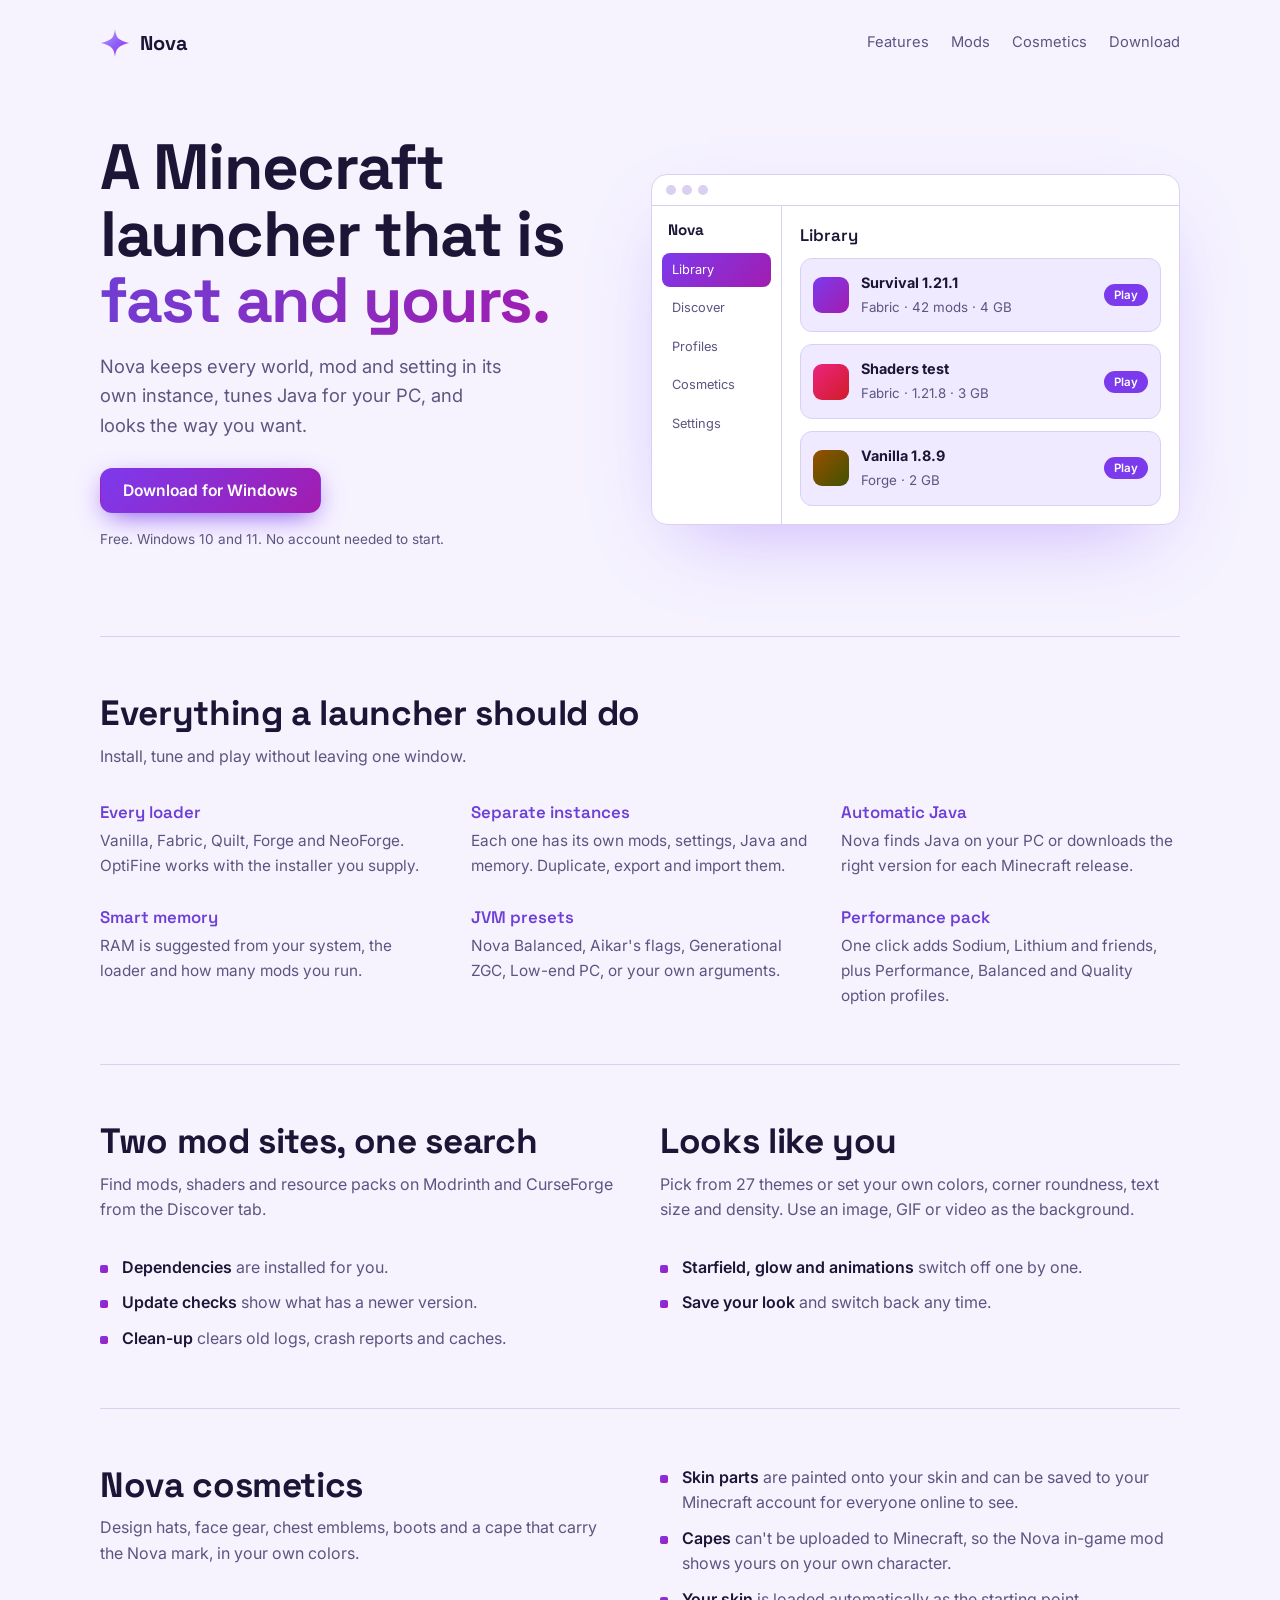
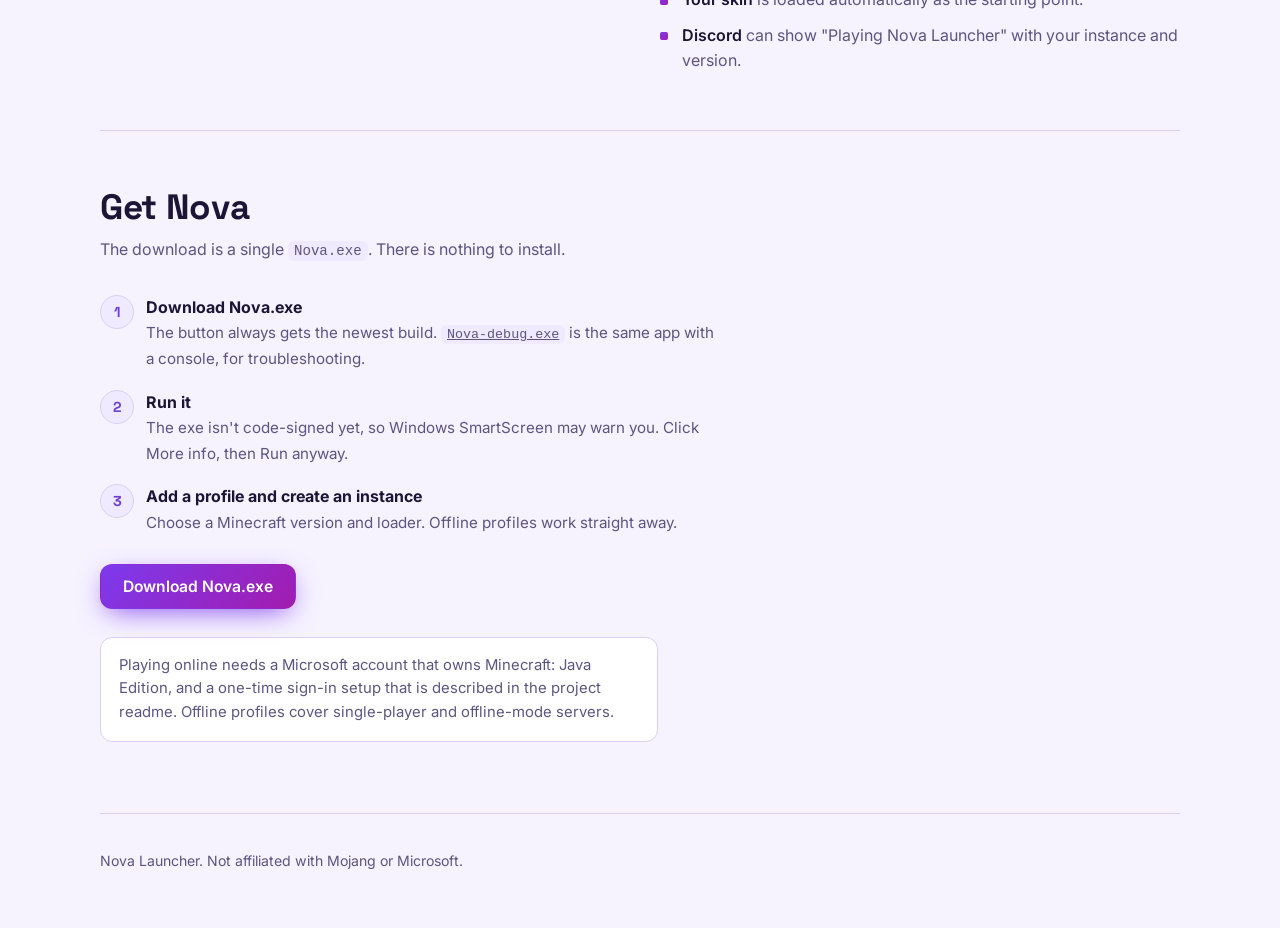
<file: docs/index.html>
<!doctype html>
<html lang="en">
<head>
<meta charset="utf-8">
<meta name="viewport" content="width=device-width, initial-scale=1, viewport-fit=cover">
<meta name="description" content="Nova is a fast Minecraft launcher with separate instances, Modrinth and CurseForge mods, and custom themes.">
<title>Nova Launcher</title>
<link rel="stylesheet" href="https://fonts.googleapis.com/css2?family=Inter:wght@400;500;600&family=Space+Grotesk:wght@500;600;700&display=swap">
<style>
/* Layout: one dark page; a star-field behind a left-aligned hero with a mock of the launcher, then plain feature rows. */
:root{
  --bg:#0b0816; --panel:#130e24; --raised:#1a1330; --line:#2a2145; --fg:#ece8f7; --muted:#a69fc0;
  --accent:#8b5cf6; --accent2:#c026d3; --soft:#c4a6ff;
  --display:"Space Grotesk","Segoe UI",system-ui,sans-serif; --body:"Inter","Segoe UI",system-ui,sans-serif;
  color-scheme:dark;
}
@media (prefers-color-scheme:light){:root:not([data-theme="dark"]){--bg:#f6f3ff;--panel:#fff;--raised:#efeaff;--line:#d9d0f2;--fg:#1c1535;--muted:#5d5580;--accent:#7c3aed;--accent2:#a21caf;--soft:#6d3fd6;color-scheme:light}}
:root[data-theme="light"]{--bg:#f6f3ff;--panel:#fff;--raised:#efeaff;--line:#d9d0f2;--fg:#1c1535;--muted:#5d5580;--accent:#7c3aed;--accent2:#a21caf;--soft:#6d3fd6;color-scheme:light}
*{box-sizing:border-box}
body{background:var(--bg);color:var(--fg);font:16px/1.6 var(--body);padding-inline:max(16px,env(safe-area-inset-left,0px)) max(16px,env(safe-area-inset-right,0px))}
body{padding-left:max(16px,env(safe-area-inset-left,0px));padding-right:max(16px,env(safe-area-inset-right,0px))}
#stars{position:fixed;inset:0;width:100%;height:100%;z-index:0;pointer-events:none}
main,header,footer{position:relative;z-index:1;max-width:1080px;margin:0 auto}
a{color:inherit}
header{display:flex;align-items:center;gap:20px;padding-block:20px}
.brand{display:flex;align-items:center;gap:10px;font:700 1.25rem var(--display);text-decoration:none}
.brand svg{width:30px;height:30px}
header nav{margin-left:auto;display:flex;gap:22px;font-size:.92rem;color:var(--muted)}
header nav a{text-decoration:none}header nav a:hover{color:var(--fg)}
.btn{display:inline-flex;align-items:center;gap:8px;padding:12px 22px;border-radius:12px;font:600 .98rem var(--body);text-decoration:none;border:1px solid var(--line);background:var(--raised);color:var(--fg)}
.btn.primary{background:linear-gradient(135deg,var(--accent),var(--accent2));border-color:transparent;color:#fff;box-shadow:0 8px 28px -8px var(--accent)}
.btn:hover{transform:translateY(-1px)}.btn:focus-visible,a:focus-visible{outline:2px solid var(--soft);outline-offset:3px}
.hero{display:grid;grid-template-columns:1fr 1.05fr;gap:48px;align-items:center;padding-block:56px 72px}
h1{font:700 clamp(2.4rem,5.4vw,4rem)/1.04 var(--display);letter-spacing:-.02em;margin:0 0 18px;text-wrap:balance}
h1 span{background:linear-gradient(135deg,var(--soft),var(--accent2));-webkit-background-clip:text;background-clip:text;color:transparent}
.lead{font-size:1.15rem;color:var(--muted);max-width:34ch;margin:0 0 28px}
.cta{display:flex;gap:12px;flex-wrap:wrap}
.meta{margin-top:16px;font-size:.85rem;color:var(--muted)}
/* mock of the app */
.mock{background:var(--panel);border:1px solid var(--line);border-radius:16px;overflow:hidden;box-shadow:0 30px 80px -30px rgba(139,92,246,.45);min-width:0}
.mock-bar{display:flex;gap:6px;padding:10px 14px;border-bottom:1px solid var(--line)}.mock-bar i{width:10px;height:10px;border-radius:50%;background:var(--line)}
.mock-body{display:grid;grid-template-columns:130px 1fr;min-height:300px}
.mock-rail{border-right:1px solid var(--line);padding:14px 10px;display:flex;flex-direction:column;gap:4px;font-size:.8rem;color:var(--muted)}
.mock-rail b{font:700 .95rem var(--display);color:var(--fg);margin:0 6px 10px;display:block}
.mock-rail span{padding:7px 10px;border-radius:8px}.mock-rail .on{background:linear-gradient(135deg,var(--accent),var(--accent2));color:#fff}
.mock-main{padding:18px;display:flex;flex-direction:column;gap:12px;min-width:0}
.mock-main h3{font:600 1.05rem var(--display);margin:0}
.inst{display:flex;align-items:center;gap:12px;padding:12px;border:1px solid var(--line);border-radius:12px;background:var(--raised)}
.inst .ic{width:36px;height:36px;border-radius:9px;flex:none;background:linear-gradient(135deg,var(--accent),var(--accent2))}
.inst div{min-width:0;flex:1}.inst b{display:block;font-size:.9rem}.inst small{color:var(--muted)}
.inst em{font:600 .72rem var(--body);font-style:normal;padding:4px 10px;border-radius:99px;background:var(--accent);color:#fff;flex:none}
section{padding-block:56px;border-top:1px solid var(--line)}
h2{font:700 clamp(1.6rem,3vw,2.2rem)/1.15 var(--display);margin:0 0 10px;letter-spacing:-.01em;text-wrap:balance}
.sub{color:var(--muted);max-width:56ch;margin:0 0 32px}
.grid{display:grid;grid-template-columns:repeat(3,1fr);gap:28px 32px}
.grid h3{font:600 1.05rem var(--display);margin:0 0 6px;color:var(--soft)}
.grid p{margin:0;color:var(--muted);font-size:.96rem}
.two{display:grid;grid-template-columns:1fr 1fr;gap:40px}
.two>*{min-width:0}
.list{margin:0;padding:0;list-style:none;display:grid;gap:10px}
.list li{padding-left:22px;position:relative;color:var(--muted)}
.list li::before{content:"";position:absolute;left:0;top:.62em;width:8px;height:8px;border-radius:2px;background:linear-gradient(135deg,var(--accent),var(--accent2))}
.list b{color:var(--fg);font-weight:600}
.steps{counter-reset:s;display:grid;gap:18px;margin:0;padding:0;list-style:none;max-width:62ch}
.steps li{counter-increment:s;padding-left:46px;position:relative}
.steps li::before{content:counter(s);position:absolute;left:0;top:0;width:32px;height:32px;border-radius:50%;display:grid;place-items:center;font:700 .9rem var(--display);background:var(--raised);border:1px solid var(--line);color:var(--soft)}
.steps b{display:block}.steps span{color:var(--muted);font-size:.95rem}
.note{margin-top:28px;padding:16px 18px;border:1px solid var(--line);border-radius:12px;background:var(--panel);color:var(--muted);font-size:.93rem;max-width:62ch}
code{font:500 .88em ui-monospace,Consolas,monospace;background:var(--raised);padding:2px 6px;border-radius:6px}
footer{padding-block:36px 48px;border-top:1px solid var(--line);display:flex;gap:20px;flex-wrap:wrap;color:var(--muted);font-size:.88rem}
footer a{margin-left:auto}
@media(max-width:820px){.hero,.two{grid-template-columns:1fr}.grid{grid-template-columns:1fr 1fr}header nav{display:none}}
@media(max-width:520px){.grid{grid-template-columns:1fr}.mock-body{grid-template-columns:96px 1fr}.hero{padding-block:32px 48px}}
@media(prefers-reduced-motion:reduce){.btn{transition:none}.btn:hover{transform:none}}
</style>

</head>
<body>
<canvas id="stars" aria-hidden="true"></canvas>
<header>
  <a class="brand" href="#top"><svg viewBox="0 0 64 64" aria-hidden="true"><defs><linearGradient id="lg" x1="0" y1="0" x2="1" y2="1"><stop offset="0" stop-color="#c4a6ff"/><stop offset=".55" stop-color="#8b5cf6"/><stop offset="1" stop-color="#c026d3"/></linearGradient></defs><path d="M32 2C34 20 38 26 62 32 38 38 34 44 32 62 30 44 26 38 2 32 26 26 30 20 32 2Z" fill="url(#lg)"/></svg>Nova</a>
  <nav><a href="#features">Features</a><a href="#mods">Mods</a><a href="#cosmetics">Cosmetics</a><a href="#download">Download</a></nav>
</header>
<main id="top">
  <div class="hero">
    <div>
      <h1>A Minecraft launcher that is <span>fast and yours.</span></h1>
      <p class="lead">Nova keeps every world, mod and setting in its own instance, tunes Java for your PC, and looks the way you want.</p>
      <div class="cta">
        <a class="btn primary" href="https://github.com/nga67-smd/Nova-client/releases/download/latest/Nova.exe" target="_blank" rel="noopener">Download for Windows</a>
      </div>
      <p class="meta">Free. Windows 10 and 11. No account needed to start.</p>
    </div>
    <div class="mock" role="img" aria-label="The Nova launcher showing a list of instances">
      <div class="mock-bar"><i></i><i></i><i></i></div>
      <div class="mock-body">
        <div class="mock-rail"><b>Nova</b><span class="on">Library</span><span>Discover</span><span>Profiles</span><span>Cosmetics</span><span>Settings</span></div>
        <div class="mock-main"><h3>Library</h3>
          <div class="inst"><div class="ic"></div><div><b>Survival 1.21.1</b><small>Fabric · 42 mods · 4 GB</small></div><em>Play</em></div>
          <div class="inst"><div class="ic" style="filter:hue-rotate(60deg)"></div><div><b>Shaders test</b><small>Fabric · 1.21.8 · 3 GB</small></div><em>Play</em></div>
          <div class="inst"><div class="ic" style="filter:hue-rotate(140deg)"></div><div><b>Vanilla 1.8.9</b><small>Forge · 2 GB</small></div><em>Play</em></div>
        </div>
      </div>
    </div>
  </div>

  <section id="features">
    <h2>Everything a launcher should do</h2>
    <p class="sub">Install, tune and play without leaving one window.</p>
    <div class="grid">
      <div><h3>Every loader</h3><p>Vanilla, Fabric, Quilt, Forge and NeoForge. OptiFine works with the installer you supply.</p></div>
      <div><h3>Separate instances</h3><p>Each one has its own mods, settings, Java and memory. Duplicate, export and import them.</p></div>
      <div><h3>Automatic Java</h3><p>Nova finds Java on your PC or downloads the right version for each Minecraft release.</p></div>
      <div><h3>Smart memory</h3><p>RAM is suggested from your system, the loader and how many mods you run.</p></div>
      <div><h3>JVM presets</h3><p>Nova Balanced, Aikar's flags, Generational ZGC, Low-end PC, or your own arguments.</p></div>
      <div><h3>Performance pack</h3><p>One click adds Sodium, Lithium and friends, plus Performance, Balanced and Quality option profiles.</p></div>
    </div>
  </section>

  <section id="mods">
    <div class="two">
      <div>
        <h2>Two mod sites, one search</h2>
        <p class="sub">Find mods, shaders and resource packs on Modrinth and CurseForge from the Discover tab.</p>
        <ul class="list">
          <li><b>Dependencies</b> are installed for you.</li>
          <li><b>Update checks</b> show what has a newer version.</li>
          <li><b>Clean-up</b> clears old logs, crash reports and caches.</li>
        </ul>
      </div>
      <div>
        <h2>Looks like you</h2>
        <p class="sub">Pick from 27 themes or set your own colors, corner roundness, text size and density. Use an image, GIF or video as the background.</p>
        <ul class="list">
          <li><b>Starfield, glow and animations</b> switch off one by one.</li>
          <li><b>Save your look</b> and switch back any time.</li>
        </ul>
      </div>
    </div>
  </section>

  <section id="cosmetics">
    <div class="two">
      <div>
        <h2>Nova cosmetics</h2>
        <p class="sub">Design hats, face gear, chest emblems, boots and a cape that carry the Nova mark, in your own colors.</p>
      </div>
      <ul class="list">
        <li><b>Skin parts</b> are painted onto your skin and can be saved to your Minecraft account for everyone online to see.</li>
        <li><b>Capes</b> can't be uploaded to Minecraft, so the Nova in-game mod shows yours on your own character.</li>
        <li><b>Your skin</b> is loaded automatically as the starting point.</li>
        <li><b>Discord</b> can show "Playing Nova Launcher" with your instance and version.</li>
      </ul>
    </div>
  </section>

  <section id="download">
    <h2>Get Nova</h2>
    <p class="sub">The download is a single <code>Nova.exe</code>. There is nothing to install.</p>
    <ol class="steps">
      <li><b>Download Nova.exe</b><span>The button always gets the newest build. <a href="https://github.com/nga67-smd/Nova-client/releases/download/latest/Nova-debug.exe" target="_blank" rel="noopener"><code>Nova-debug.exe</code></a> is the same app with a console, for troubleshooting.</span></li>
      <li><b>Run it</b><span>The exe isn't code-signed yet, so Windows SmartScreen may warn you. Click More info, then Run anyway.</span></li>
      <li><b>Add a profile and create an instance</b><span>Choose a Minecraft version and loader. Offline profiles work straight away.</span></li>
    </ol>
    <p class="cta" style="margin-top:28px"><a class="btn primary" href="https://github.com/nga67-smd/Nova-client/releases/download/latest/Nova.exe" target="_blank" rel="noopener">Download Nova.exe</a></p>
    <p class="note">Playing online needs a Microsoft account that owns Minecraft: Java Edition, and a one-time sign-in setup that is described in the project readme. Offline profiles cover single-player and offline-mode servers.</p>
  </section>
</main>
<footer><span>Nova Launcher. Not affiliated with Mojang or Microsoft.</span></footer>

<script>
(function(){var c=document.getElementById("stars"),x=c.getContext("2d"),s=[],w,h,dpr=Math.min(devicePixelRatio||1,2);
function size(){w=innerWidth;h=innerHeight;c.width=w*dpr;c.height=h*dpr;x.setTransform(dpr,0,0,dpr,0,0);s=[];for(var i=0;i<Math.round(w*h/9000);i++)s.push({x:Math.random()*w,y:Math.random()*h,r:Math.random()*1.2+.2,a:Math.random()*6.28,v:Math.random()*.02+.005});draw()}
function dark(){var t=document.documentElement.dataset.theme;return t?t==="dark":!matchMedia("(prefers-color-scheme: light)").matches}
function draw(){x.clearRect(0,0,w,h);if(!dark())return;for(var i=0;i<s.length;i++){var p=s[i];x.globalAlpha=.25+.5*Math.abs(Math.sin(p.a));x.fillStyle="#d9ccff";x.beginPath();x.arc(p.x,p.y,p.r,0,6.28);x.fill()}x.globalAlpha=1}
var rm=matchMedia("(prefers-reduced-motion: reduce)").matches;
function tick(){for(var i=0;i<s.length;i++)s[i].a+=s[i].v;draw();requestAnimationFrame(tick)}
addEventListener("resize",size);size();if(!rm)requestAnimationFrame(tick)})();
</script>

</body>
</html>
</file>
